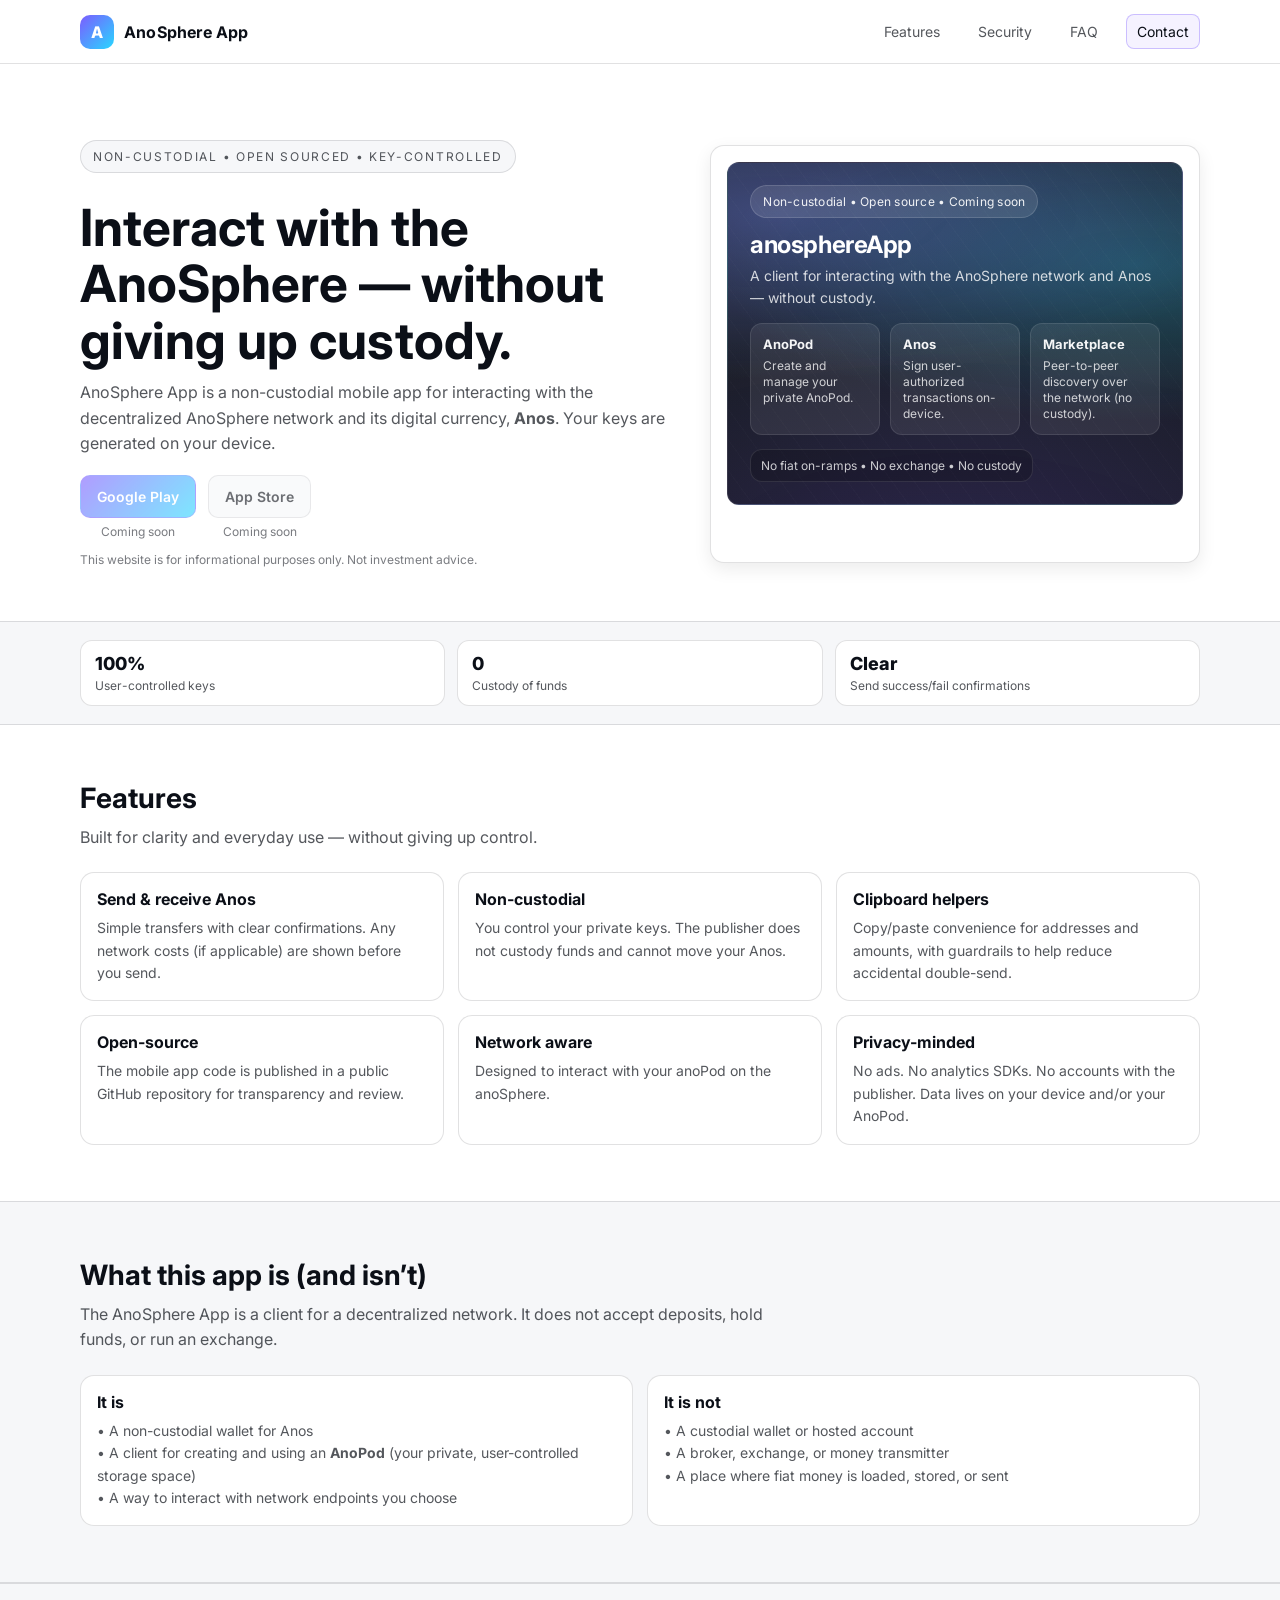
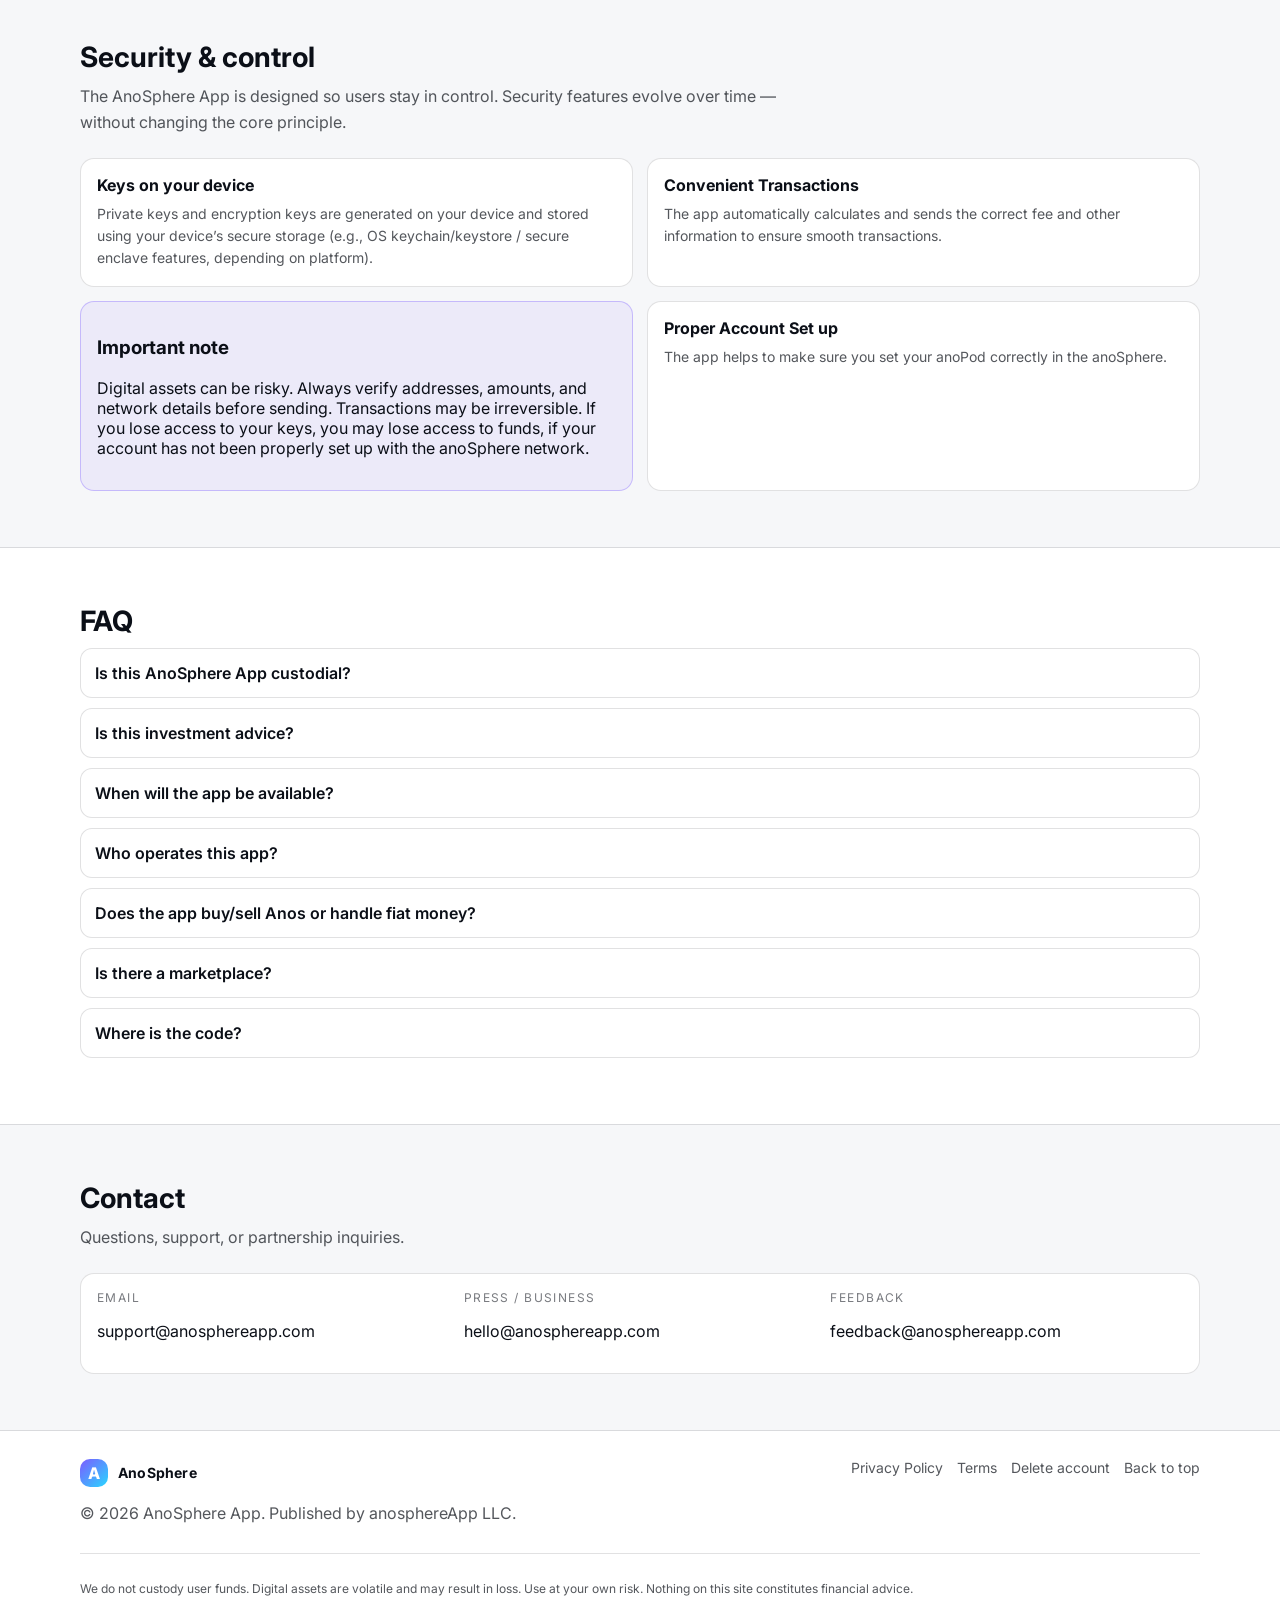
<file: index.html>
<!doctype html>
<html lang="en">
<head>
  <meta charset="utf-8" />
  <meta name="viewport" content="width=device-width,initial-scale=1" />
  <meta name="description" content="AnoSphere App is a non-custodial mobile app for interacting with the decentralized AnoSphere network and its digital currency, Anos." />
  <title>AnoSphere App — Non-Custodial Anos Wallet</title>

  <link rel="preconnect" href="https://fonts.googleapis.com">
  <link rel="preconnect" href="https://fonts.gstatic.com" crossorigin>
  <link href="https://fonts.googleapis.com/css2?family=Inter:wght@400;600;700&display=swap" rel="stylesheet">

  <link rel="stylesheet" href="styles.css" />

  <!-- Open Graph -->
  <meta property="og:title" content="AnoSphere App — Non-Custodial Anos Wallet" />
  <meta property="og:description" content="A non-custodial app for interacting with the decentralized AnoSphere network and Anos. Coming soon on Android and iOS." />
  <meta property="og:type" content="website" />
  <meta property="og:url" content="https://anosphereapp.com" />
</head>

<body>
  <header class="site-header">
    <div class="container header-inner">
      <a class="brand" href="#top" aria-label="AnoSphere home">
        <span class="brand-mark">A</span>
        <span class="brand-name">AnoSphere App</span>
      </a>

      <nav class="nav">
        <a href="#features">Features</a>
        <a href="#security">Security</a>
        <a href="#faq">FAQ</a>
        <a href="#contact" class="nav-cta">Contact</a>
      </nav>
    </div>
  </header>

  <main id="top">
    <!-- HERO -->
    <section class="hero">
      <div class="container hero-grid">
        <div class="hero-copy">
          <p class="eyebrow">Non-custodial • Open Sourced • Key-controlled</p>
          <h1>Interact with the AnoSphere — without giving up custody.</h1>
          <p class="subhead">
            AnoSphere App is a non-custodial mobile app for interacting with the decentralized AnoSphere network and
            its digital currency, <strong>Anos</strong>. Your keys are generated on your device.
          </p>

          <div class="cta-row">
            <div class="store">
              <a class="btn primary disabled" href="#" aria-disabled="true" title="Link coming soon">
                Google Play
              </a>
              <div class="store-note">Coming soon</div>
            </div>
            <div class="store">
              <a class="btn secondary disabled" href="#" aria-disabled="true" title="Link coming soon">
                App Store
              </a>
              <div class="store-note">Coming soon</div>
            </div>
          </div>

          <p class="micro">
            This website is for informational purposes only. Not investment advice.
          </p>
        </div>

        <!-- NEW: HERO VISUAL (CSS-only, no image needed) -->
        <div class="hero-card hero-visual" role="img" aria-label="AnoSphere visual">
          <div class="hero-visual-inner">
            <div class="hero-badge">Non-custodial • Open source • Coming soon</div>
            <h2 class="hero-visual-title">anosphereApp</h2>
            <p class="hero-visual-sub">
              A client for interacting with the AnoSphere network and Anos — without custody.
            </p>

            <div class="hero-visual-grid">
              <div class="hero-visual-tile">
                <div class="tile-title">AnoPod</div>
                <div class="tile-body">Create and manage your private AnoPod.</div>
              </div>
              <div class="hero-visual-tile">
                <div class="tile-title">Anos</div>
                <div class="tile-body">Sign user-authorized transactions on-device.</div>
              </div>
              <div class="hero-visual-tile">
                <div class="tile-title">Marketplace</div>
                <div class="tile-body">Peer-to-peer discovery over the network (no custody).</div>
              </div>
            </div>

            <div class="hero-visual-foot">
              <span class="hero-visual-foot-note">No fiat on-ramps • No exchange • No custody</span>
            </div>
          </div>

          <div class="hero-badges">
            <span class="badge">Non-custodial</span>
            <span class="badge">Open Sourced</span>
          </div>
        </div>
      </div>
    </section>

    <!-- TRUST STRIP -->
    <section class="strip">
      <div class="container strip-inner">
        <div class="strip-item">
          <span class="kpi">100%</span>
          <span class="kpi-label">User-controlled keys</span>
        </div>
        <div class="strip-item">
          <span class="kpi">0</span>
          <span class="kpi-label">Custody of funds</span>
        </div>
        <div class="strip-item">
          <span class="kpi">Clear</span>
          <span class="kpi-label">Send success/fail confirmations</span>
        </div>
      </div>
    </section>

    <!-- FEATURES -->
    <section id="features" class="section">
      <div class="container">
        <h2>Features</h2>
        <p class="section-lead">Built for clarity and everyday use — without giving up control.</p>

        <div class="grid-3">
          <div class="card">
            <h3>Send & receive Anos</h3>
            <p>Simple transfers with clear confirmations. Any network costs (if applicable) are shown before you send.</p>
          </div>

          <div class="card">
            <h3>Non-custodial</h3>
            <p>You control your private keys. The publisher does not custody funds and cannot move your Anos.</p>
          </div>

          <div class="card">
            <h3>Clipboard helpers</h3>
            <p>Copy/paste convenience for addresses and amounts, with guardrails to help reduce accidental double-send.</p>
          </div>

          <div class="card">
            <h3>Open-source</h3>
            <p>The mobile app code is published in a public GitHub repository for transparency and review.</p>
          </div>

          <div class="card">
            <h3>Network aware</h3>
            <p>Designed to interact with your anoPod on the anoSphere.</p>
          </div>

          <div class="card">
            <h3>Privacy-minded</h3>
            <p>No ads. No analytics SDKs. No accounts with the publisher. Data lives on your device and/or your AnoPod.</p>
          </div>
        </div>
      </div>
    </section>

    <!-- WHAT IT IS / ISN'T -->
    <section class="section alt" id="about">
      <div class="container">
        <h2>What this app is (and isn’t)</h2>
        <p class="section-lead">
          The AnoSphere App is a client for a decentralized network. It does not accept deposits, hold funds, or run an exchange.
        </p>

        <div class="grid-2">
          <div class="card">
            <h3>It is</h3>
            <p>
              • A non-custodial wallet for Anos<br>
              • A client for creating and using an <strong>AnoPod</strong> (your private, user-controlled storage space)<br>
              • A way to interact with network endpoints you choose
            </p>
          </div>
          <div class="card">
            <h3>It is not</h3>
            <p>
              • A custodial wallet or hosted account<br>
              • A broker, exchange, or money transmitter<br>
              • A place where fiat money is loaded, stored, or sent
            </p>
          </div>
        </div>
      </div>
    </section>

    <!-- SECURITY -->
    <section id="security" class="section alt">
      <div class="container">
        <h2>Security & control</h2>
        <p class="section-lead">
          The AnoSphere App is designed so users stay in control. Security features evolve over time — without changing the core principle.
        </p>

        <div class="grid-2">
          <div class="card">
            <h3>Keys on your device</h3>
            <p>
              Private keys and encryption keys are generated on your device and stored using your device’s secure
              storage (e.g., OS keychain/keystore / secure enclave features, depending on platform).
            </p>
          </div>

          <div class="card">
            <h3>Convenient Transactions</h3>
            <p>
              The app automatically calculates and sends the correct fee and other information to ensure smooth
              transactions.
            </p>
          </div>

          <div class="callout">
            <h3>Important note</h3>
            <p>
              Digital assets can be risky. Always verify addresses, amounts, and network details before sending.
              Transactions may be irreversible. If you lose access to your keys, you may lose access to funds, if your account
              has not been properly set up with the anoSphere network.
            </p>
          </div>

          <div class="card">
            <h3>Proper Account Set up</h3>
            <p>
              The app helps to make sure you set your anoPod correctly in the anoSphere.
            </p>
          </div>
        </div>
      </div>
    </section>

    <!-- FAQ -->
    <section id="faq" class="section">
      <div class="container">
        <h2>FAQ</h2>

        <div class="faq">
          <details>
            <summary>Is this AnoSphere App custodial?</summary>
            <p>No. AnoSphere is intended to be non-custodial, meaning the user controls their private keys and funds are not held by us.</p>
          </details>

          <details>
            <summary>Is this investment advice?</summary>
            <p>No. Nothing on this site is financial or investment advice. Use at your own risk and do your own research.</p>
          </details>

          <details>
            <summary>When will the app be available?</summary>
            <p>Store listings are coming soon. This page will be updated with official links once published.</p>
          </details>

          <details>
            <summary>Who operates this app?</summary>
            <p>
              The app is published by <strong>anosphereApp LLC</strong> (D-U-N-S: 143351010).
            </p>
          </details>

          <details>
            <summary>Does the app buy/sell Anos or handle fiat money?</summary>
            <p>
              No. The app does not sell Anos, does not accept fiat deposits, and does not process payments. It only
              signs user-authorized requests and sends them to the decentralized network.
            </p>
          </details>

          <details>
            <summary>Is there a marketplace?</summary>
            <p>
              The anoShere App helps you to connect to your anoPod and the anoSphere which operates
               a distributed, non-custodial marketplace where users can discover other users to trade with.
              Trades happen peer-to-peer over that decentralized network. The publisher does not take custody of funds.
            </p>
          </details>

          <details>
            <summary>Where is the code?</summary>
            <p>
              The mobile app code is open source on GitHub: 
              <a href="https://github.com/Anosphere/androidanosphereapp" target="_blank" rel="noopener noreferrer">
                Android
              </a>
            </p>
            <p>
              The mobile app code is open source on GitHub: 
              <a href="https://github.com/Anosphere/androidanosphereapp" target="_blank" rel="noopener noreferrer">
                IOS
              </a>
            </p>
          </details>
        </div>
      </div>
    </section>

    <!-- CONTACT -->
    <section id="contact" class="section alt">
      <div class="container">
        <h2>Contact</h2>
        <p class="section-lead">Questions, support, or partnership inquiries.</p>

        <div class="contact-card">
          <div>
            <p class="label"> Email </p>
            <p>
              <a href="mailto:support@anosphereapp.com"> support@anosphereapp.com </a>
            </p>
          </div>

          <div>
            <p class="label">Press / Business </p>
            <p>
              <a href="mailto:hello@anosphereapp.com"> hello@anosphereapp.com </a>
            </p>
          </div>

          <div>
            <p class="label">Feedback</p>
            <p>
              <a href="mailto:feedback@anosphereapp.com"> feedback@anosphereapp.com </a>
            </p>
          </div>
        </div>
      </div>
    </section>
  </main>

  <footer class="site-footer">
    <div class="container footer-inner">
      <div class="footer-left">
        <div class="brand small">
          <span class="brand-mark">A</span>
          <span class="brand-name">AnoSphere</span>
        </div>
        <p class="muted">
          © <span id="year"></span> AnoSphere App. Published by anosphereApp LLC.
        </p>
      </div>

      <div class="footer-links">
        <a href="privacy.html" class="muted">Privacy Policy</a>
        <a href="terms.html" class="muted">Terms</a>
        <a href="delete-account.html" class="muted">Delete account</a>
        <a href="#top" class="muted">Back to top</a>
      </div>
    </div>

    <div class="container footer-disclaimer">
      <p class="micro muted">
        We do not custody user funds. Digital assets are volatile and may result in loss.
        Use at your own risk. Nothing on this site constitutes financial advice.
      </p>
    </div>
  </footer>

  <script>
    document.getElementById("year").textContent = new Date().getFullYear();
  </script>
</body>
</html>
</file>
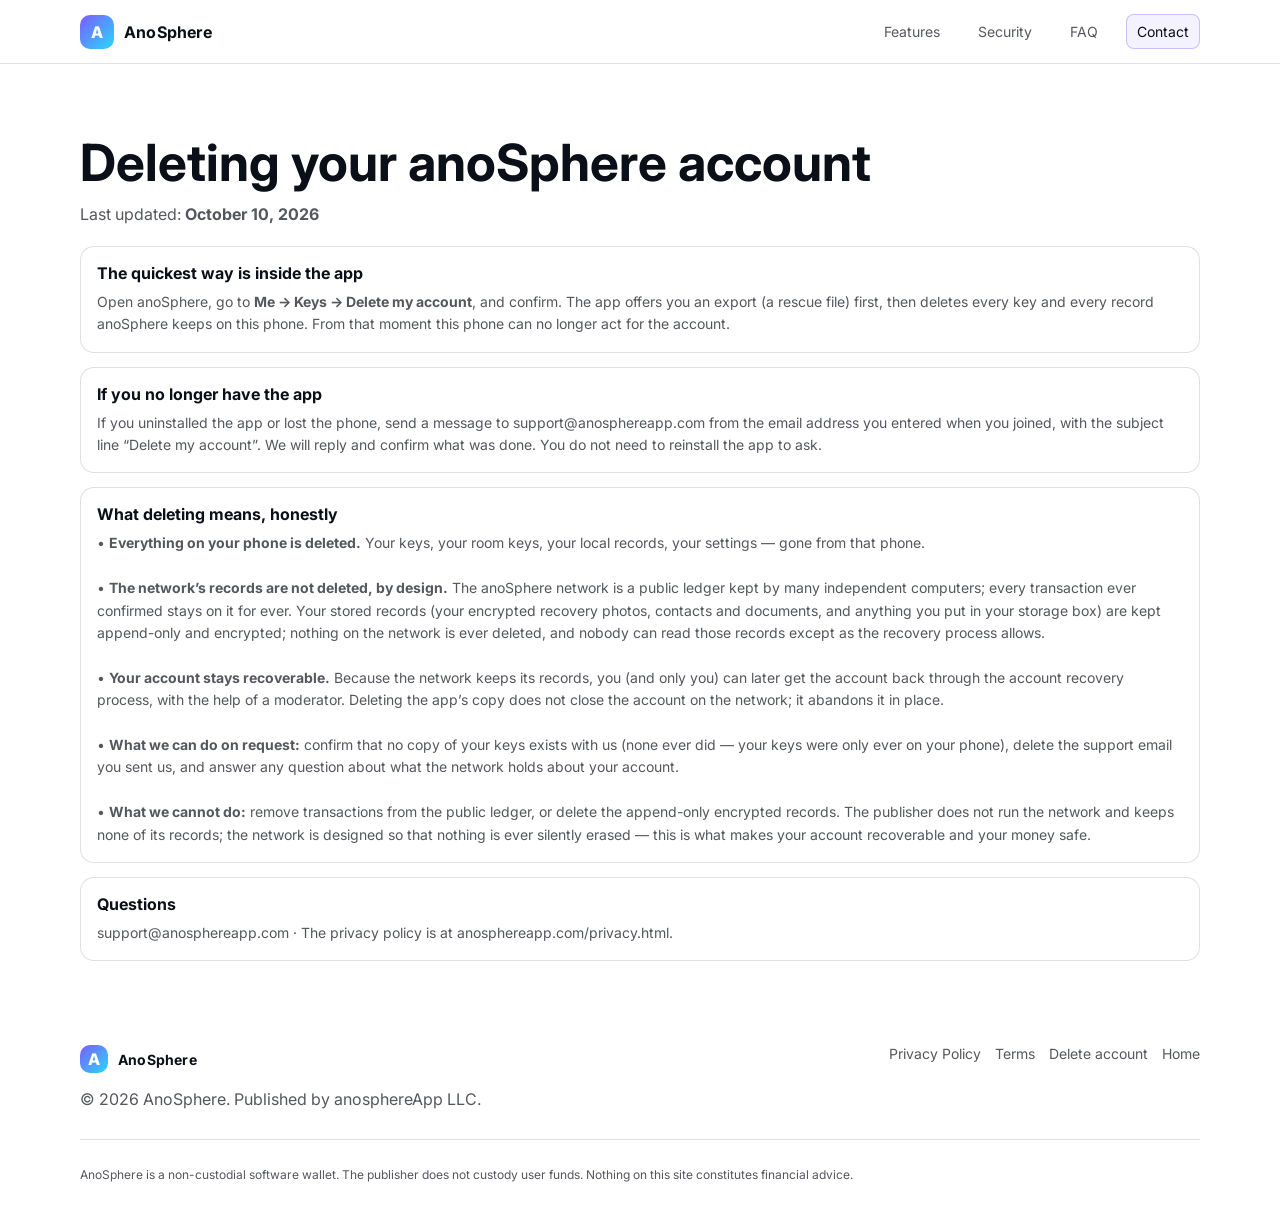
<file: delete-account.html>
<!doctype html>
<html lang="en">
<head>
  <meta charset="utf-8" />
  <meta name="viewport" content="width=device-width,initial-scale=1" />
  <meta name="description" content="How to delete your anoSphere account from your phone, how to ask us if you no longer have the app, and what the network keeps and why." />
  <title>Delete your account — AnoSphere</title>

  <link rel="preconnect" href="https://fonts.googleapis.com">
  <link rel="preconnect" href="https://fonts.gstatic.com" crossorigin>
  <link href="https://fonts.googleapis.com/css2?family=Inter:wght@400;600;700&display=swap" rel="stylesheet">

  <link rel="stylesheet" href="styles.css" />
</head>

<body>
  <header class="site-header">
    <div class="container header-inner">
      <a class="brand" href="index.html" aria-label="AnoSphere home">
        <span class="brand-mark">A</span>
        <span class="brand-name">AnoSphere</span>
      </a>

      <nav class="nav">
        <a href="index.html#features">Features</a>
        <a href="index.html#security">Security</a>
        <a href="index.html#faq">FAQ</a>
        <a href="index.html#contact" class="nav-cta">Contact</a>
      </nav>
    </div>
  </header>

  <main>
    <section class="section">
      <div class="container">
        <h1>Deleting your anoSphere account</h1>
        <p class="subhead">Last updated: <strong>October 10, 2026</strong></p>

        <div class="card">
          <h3>The quickest way is inside the app</h3>
          <p class="muted">
            Open anoSphere, go to <strong>Me → Keys → Delete my account</strong>, and confirm. The app offers you an export (a rescue file) first, then deletes every key and every record anoSphere keeps on this phone. From that moment this phone can no longer act for the account.
          </p>
        </div>

        <div style="height:14px"></div>

        <div class="card">
          <h3>If you no longer have the app</h3>
          <p class="muted">
            If you uninstalled the app or lost the phone, send a message to <a href="mailto:support@anosphereapp.com">support@anosphereapp.com</a> from the email address you entered when you joined, with the subject line “Delete my account”. We will reply and confirm what was done. You do not need to reinstall the app to ask.
          </p>
        </div>

        <div style="height:14px"></div>

        <div class="card">
          <h3>What deleting means, honestly</h3>
          <p class="muted">
            • <strong>Everything on your phone is deleted.</strong> Your keys, your room keys, your local records, your settings — gone from that phone.<br><br>
            • <strong>The network’s records are not deleted, by design.</strong> The anoSphere network is a public ledger kept by many independent computers; every transaction ever confirmed stays on it for ever. Your stored records (your encrypted recovery photos, contacts and documents, and anything you put in your storage box) are kept append-only and encrypted; nothing on the network is ever deleted, and nobody can read those records except as the recovery process allows.<br><br>
            • <strong>Your account stays recoverable.</strong> Because the network keeps its records, you (and only you) can later get the account back through the account recovery process, with the help of a moderator. Deleting the app’s copy does not close the account on the network; it abandons it in place.<br><br>
            • <strong>What we can do on request:</strong> confirm that no copy of your keys exists with us (none ever did — your keys were only ever on your phone), delete the support email you sent us, and answer any question about what the network holds about your account.<br><br>
            • <strong>What we cannot do:</strong> remove transactions from the public ledger, or delete the append-only encrypted records. The publisher does not run the network and keeps none of its records; the network is designed so that nothing is ever silently erased — this is what makes your account recoverable and your money safe.
          </p>
        </div>

        <div style="height:14px"></div>

        <div class="card">
          <h3>Questions</h3>
          <p class="muted">
            <a href="mailto:support@anosphereapp.com">support@anosphereapp.com</a> · The privacy policy is at <a href="privacy.html">anosphereapp.com/privacy.html</a>.
          </p>
        </div>
      </div>
    </section>
  </main>

  <footer class="site-footer">
    <div class="container footer-inner">
      <div class="footer-left">
        <div class="brand small">
          <span class="brand-mark">A</span>
          <span class="brand-name">AnoSphere</span>
        </div>
        <p class="muted">© <span id="year"></span> AnoSphere. Published by anosphereApp LLC.</p>
      </div>

      <div class="footer-links">
        <a href="privacy.html" class="muted">Privacy Policy</a>
        <a href="terms.html" class="muted">Terms</a>
        <a href="delete-account.html" class="muted">Delete account</a>
        <a href="index.html" class="muted">Home</a>
      </div>
    </div>

    <div class="container footer-disclaimer">
      <p class="micro muted">
        AnoSphere is a non-custodial software wallet. The publisher does not custody user funds.
        Nothing on this site constitutes financial advice.
      </p>
    </div>
  </footer>

  <script>
    document.getElementById("year").textContent = new Date().getFullYear();
  </script>
</body>
</html>
</file>
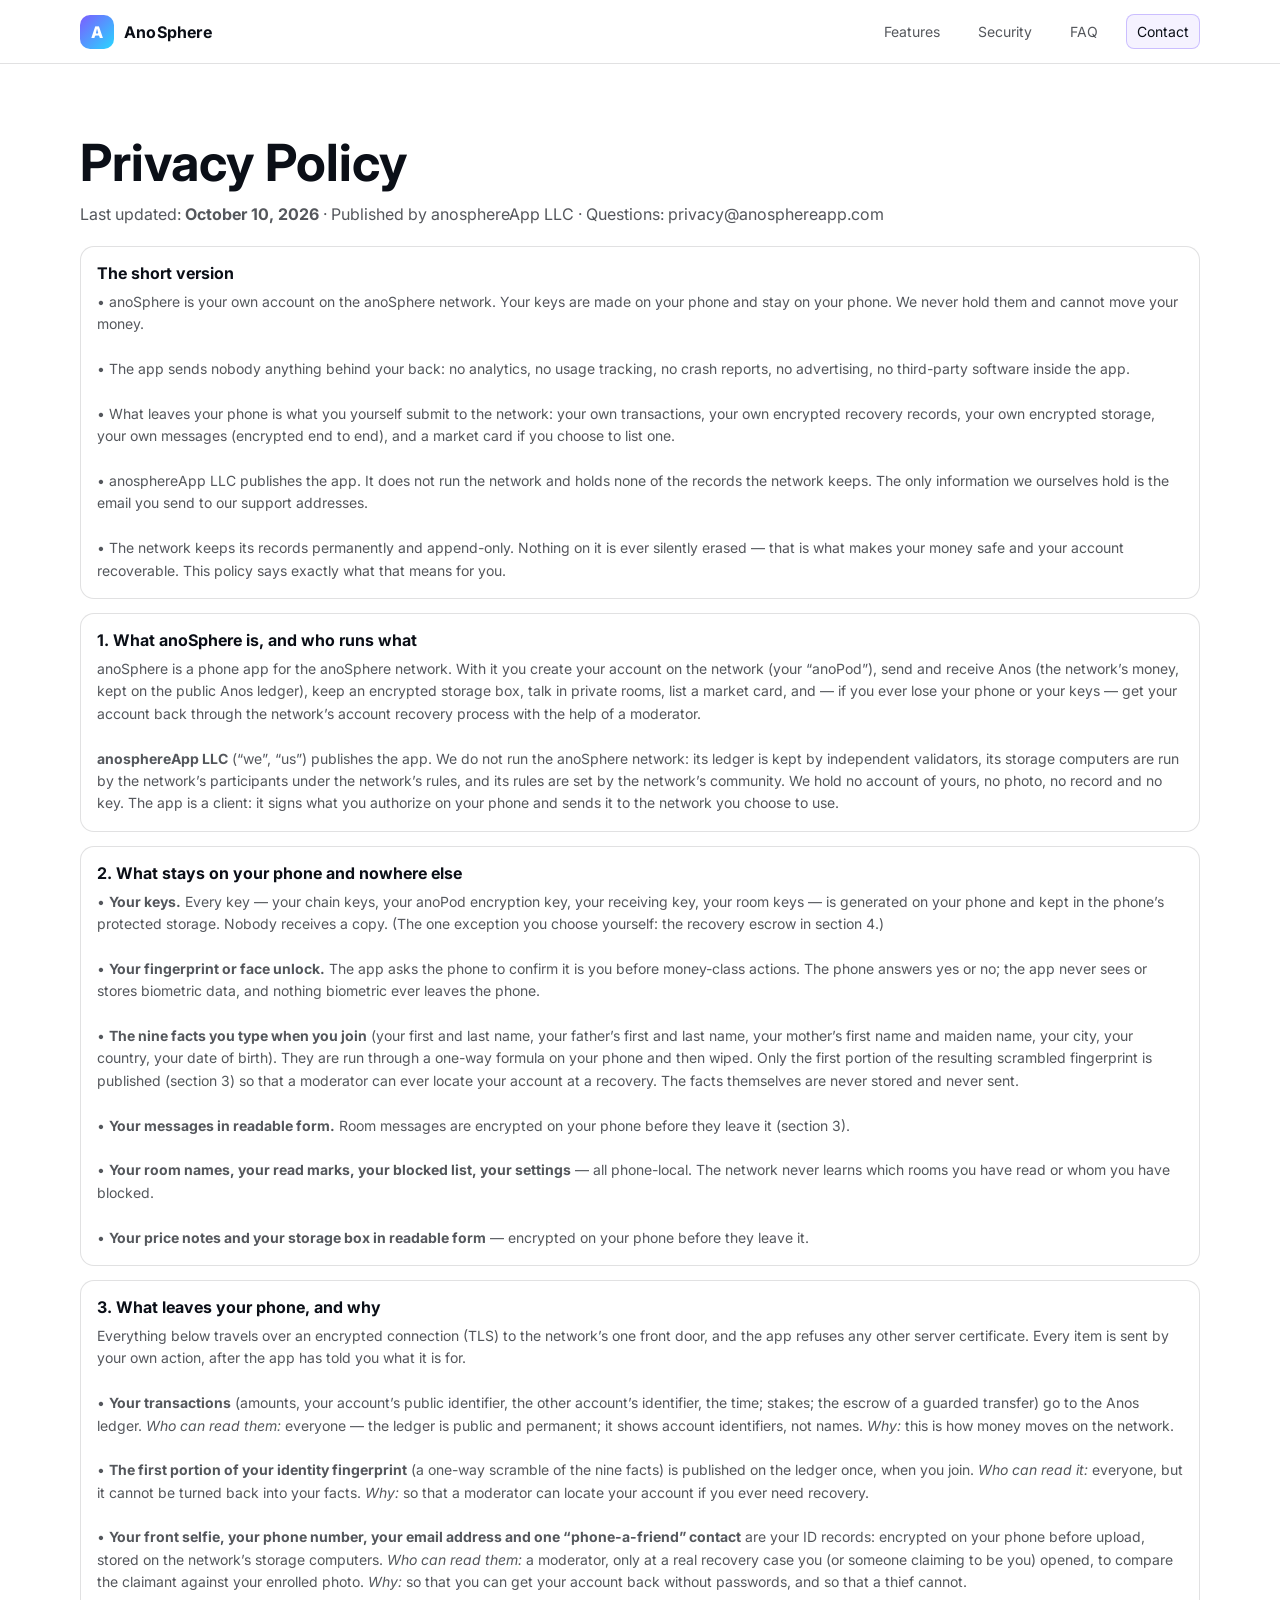
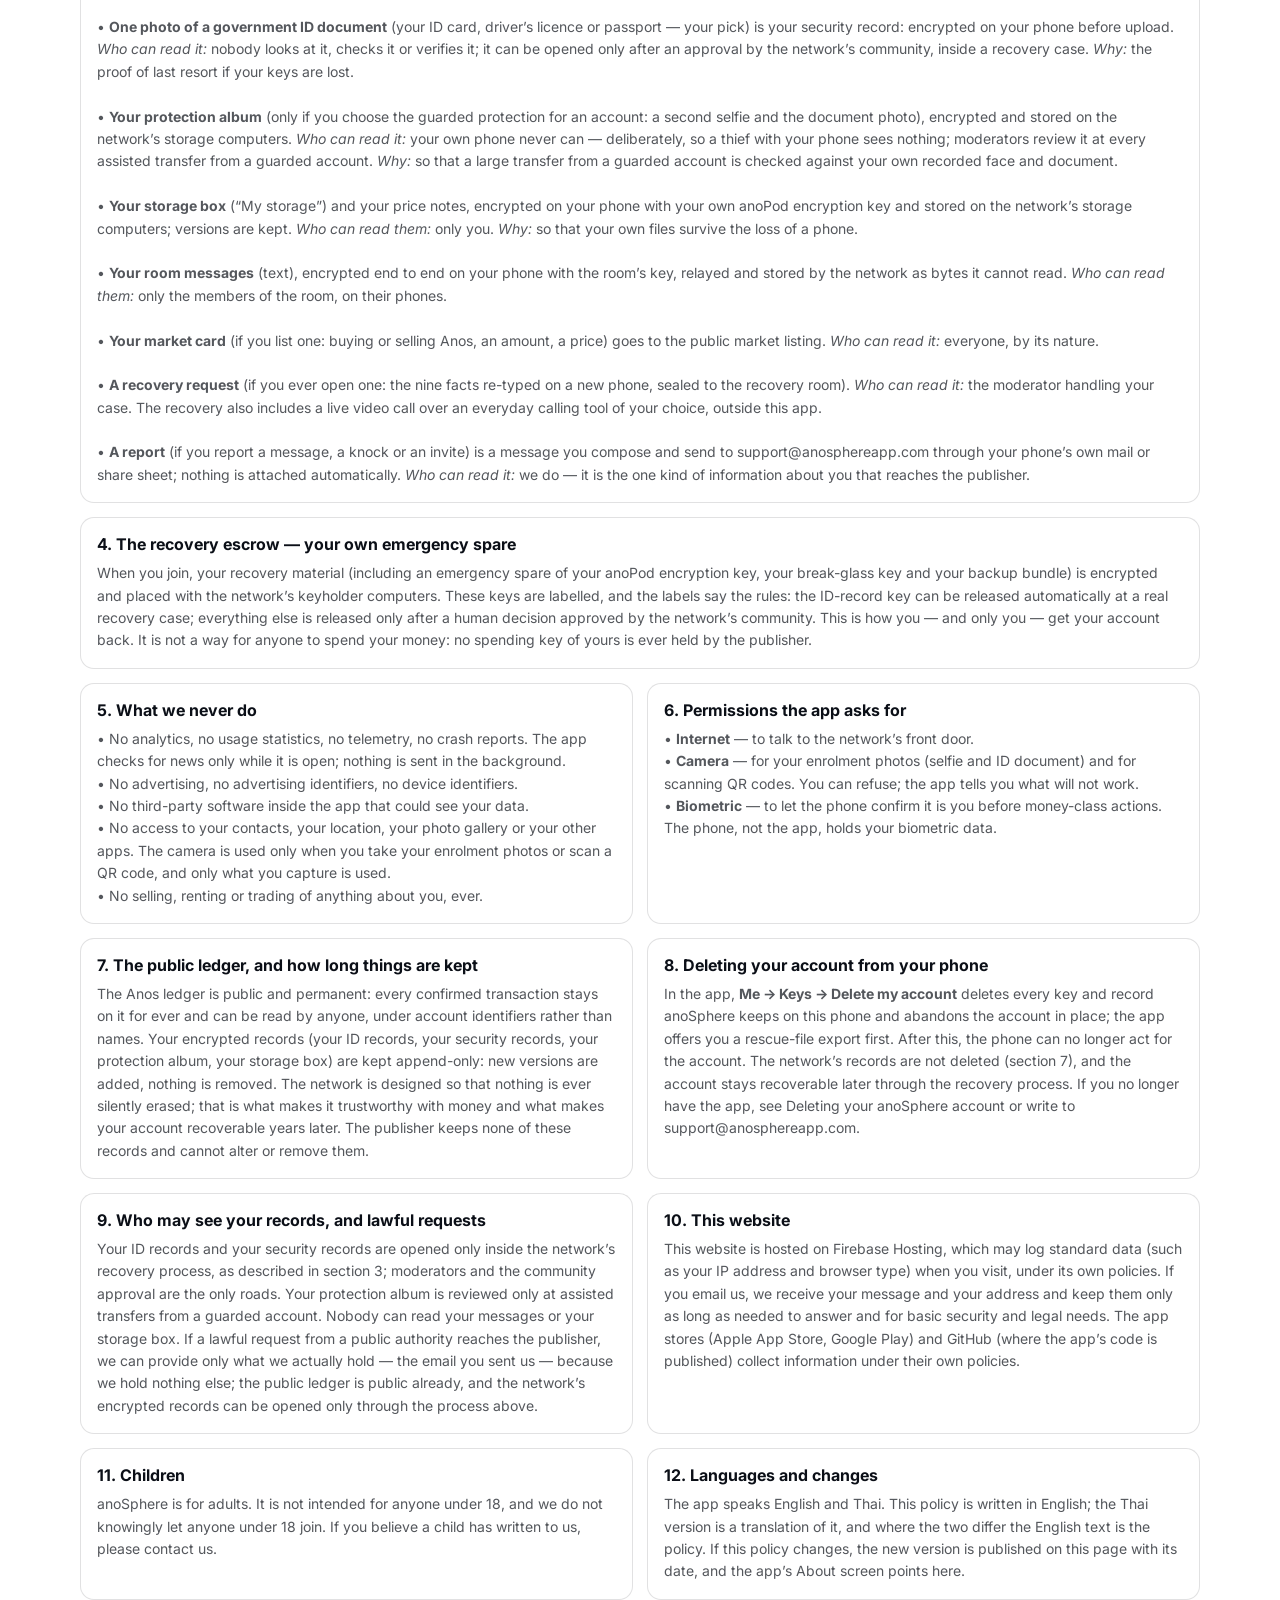
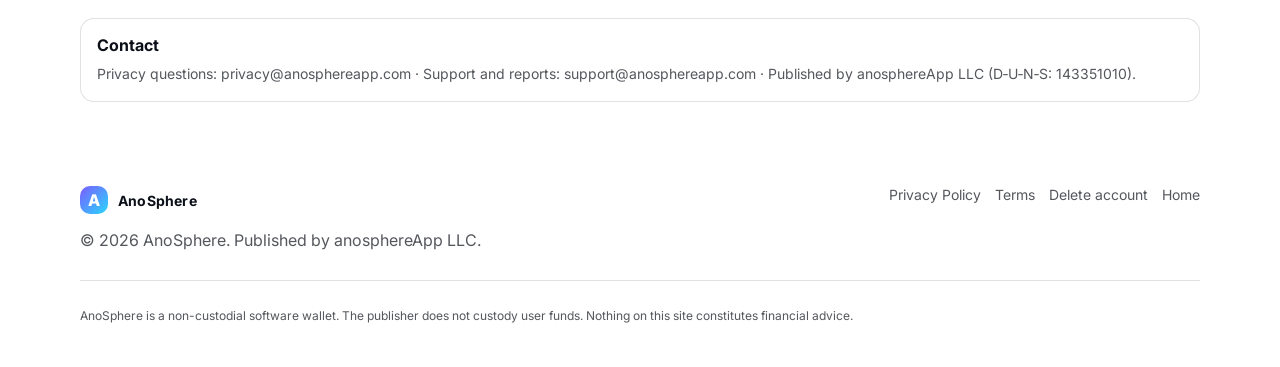
<file: privacy.html>
<!doctype html>
<html lang="en">
<head>
  <meta charset="utf-8" />
  <meta name="viewport" content="width=device-width,initial-scale=1" />
  <meta name="description" content="Privacy Policy for the anoSphere app: what stays on your phone, what leaves it and why, who can ever see what, and how deletion works." />
  <title>Privacy Policy — AnoSphere</title>

  <link rel="preconnect" href="https://fonts.googleapis.com">
  <link rel="preconnect" href="https://fonts.gstatic.com" crossorigin>
  <link href="https://fonts.googleapis.com/css2?family=Inter:wght@400;600;700&display=swap" rel="stylesheet">

  <link rel="stylesheet" href="styles.css" />
</head>

<body>
  <header class="site-header">
    <div class="container header-inner">
      <a class="brand" href="index.html" aria-label="AnoSphere home">
        <span class="brand-mark">A</span>
        <span class="brand-name">AnoSphere</span>
      </a>

      <nav class="nav">
        <a href="index.html#features">Features</a>
        <a href="index.html#security">Security</a>
        <a href="index.html#faq">FAQ</a>
        <a href="index.html#contact" class="nav-cta">Contact</a>
      </nav>
    </div>
  </header>

  <main>
    <section class="section">
      <div class="container">
        <h1>Privacy Policy</h1>
        <p class="subhead">Last updated: <strong>October 10, 2026</strong> · Published by anosphereApp LLC · Questions: <a href="mailto:privacy@anosphereapp.com">privacy@anosphereapp.com</a></p>

        <div class="card">
          <h3>The short version</h3>
          <p class="muted">
            • anoSphere is your own account on the anoSphere network. Your keys are made on your phone and stay on your phone. We never hold them and cannot move your money.<br><br>
            • The app sends nobody anything behind your back: no analytics, no usage tracking, no crash reports, no advertising, no third-party software inside the app.<br><br>
            • What leaves your phone is what you yourself submit to the network: your own transactions, your own encrypted recovery records, your own encrypted storage, your own messages (encrypted end to end), and a market card if you choose to list one.<br><br>
            • anosphereApp LLC publishes the app. It does not run the network and holds none of the records the network keeps. The only information we ourselves hold is the email you send to our support addresses.<br><br>
            • The network keeps its records permanently and append-only. Nothing on it is ever silently erased — that is what makes your money safe and your account recoverable. This policy says exactly what that means for you.
          </p>
        </div>

        <div style="height:14px"></div>

        <div class="card">
          <h3>1. What anoSphere is, and who runs what</h3>
          <p class="muted">
            anoSphere is a phone app for the anoSphere network. With it you create your account on the network (your “anoPod”), send and receive Anos (the network’s money, kept on the public Anos ledger), keep an encrypted storage box, talk in private rooms, list a market card, and — if you ever lose your phone or your keys — get your account back through the network’s account recovery process with the help of a moderator.<br><br>
            <strong>anosphereApp LLC</strong> (“we”, “us”) publishes the app. We do not run the anoSphere network: its ledger is kept by independent validators, its storage computers are run by the network’s participants under the network’s rules, and its rules are set by the network’s community. We hold no account of yours, no photo, no record and no key. The app is a client: it signs what you authorize on your phone and sends it to the network you choose to use.
          </p>
        </div>

        <div style="height:14px"></div>

        <div class="card">
          <h3>2. What stays on your phone and nowhere else</h3>
          <p class="muted">
            • <strong>Your keys.</strong> Every key — your chain keys, your anoPod encryption key, your receiving key, your room keys — is generated on your phone and kept in the phone’s protected storage. Nobody receives a copy. (The one exception you choose yourself: the recovery escrow in section 4.)<br><br>
            • <strong>Your fingerprint or face unlock.</strong> The app asks the phone to confirm it is you before money-class actions. The phone answers yes or no; the app never sees or stores biometric data, and nothing biometric ever leaves the phone.<br><br>
            • <strong>The nine facts you type when you join</strong> (your first and last name, your father’s first and last name, your mother’s first name and maiden name, your city, your country, your date of birth). They are run through a one-way formula on your phone and then wiped. Only the first portion of the resulting scrambled fingerprint is published (section 3) so that a moderator can ever locate your account at a recovery. The facts themselves are never stored and never sent.<br><br>
            • <strong>Your messages in readable form.</strong> Room messages are encrypted on your phone before they leave it (section 3).<br><br>
            • <strong>Your room names, your read marks, your blocked list, your settings</strong> — all phone-local. The network never learns which rooms you have read or whom you have blocked.<br><br>
            • <strong>Your price notes and your storage box in readable form</strong> — encrypted on your phone before they leave it.
          </p>
        </div>

        <div style="height:14px"></div>

        <div class="card">
          <h3>3. What leaves your phone, and why</h3>
          <p class="muted">
            Everything below travels over an encrypted connection (TLS) to the network’s one front door, and the app refuses any other server certificate. Every item is sent by your own action, after the app has told you what it is for.<br><br>
            • <strong>Your transactions</strong> (amounts, your account’s public identifier, the other account’s identifier, the time; stakes; the escrow of a guarded transfer) go to the Anos ledger. <em>Who can read them:</em> everyone — the ledger is public and permanent; it shows account identifiers, not names. <em>Why:</em> this is how money moves on the network.<br><br>
            • <strong>The first portion of your identity fingerprint</strong> (a one-way scramble of the nine facts) is published on the ledger once, when you join. <em>Who can read it:</em> everyone, but it cannot be turned back into your facts. <em>Why:</em> so that a moderator can locate your account if you ever need recovery.<br><br>
            • <strong>Your front selfie, your phone number, your email address and one “phone-a-friend” contact</strong> are your ID records: encrypted on your phone before upload, stored on the network’s storage computers. <em>Who can read them:</em> a moderator, only at a real recovery case you (or someone claiming to be you) opened, to compare the claimant against your enrolled photo. <em>Why:</em> so that you can get your account back without passwords, and so that a thief cannot.<br><br>
            • <strong>One photo of a government ID document</strong> (your ID card, driver’s licence or passport — your pick) is your security record: encrypted on your phone before upload. <em>Who can read it:</em> nobody looks at it, checks it or verifies it; it can be opened only after an approval by the network’s community, inside a recovery case. <em>Why:</em> the proof of last resort if your keys are lost.<br><br>
            • <strong>Your protection album</strong> (only if you choose the guarded protection for an account: a second selfie and the document photo), encrypted and stored on the network’s storage computers. <em>Who can read it:</em> your own phone never can — deliberately, so a thief with your phone sees nothing; moderators review it at every assisted transfer from a guarded account. <em>Why:</em> so that a large transfer from a guarded account is checked against your own recorded face and document.<br><br>
            • <strong>Your storage box</strong> (“My storage”) and your price notes, encrypted on your phone with your own anoPod encryption key and stored on the network’s storage computers; versions are kept. <em>Who can read them:</em> only you. <em>Why:</em> so that your own files survive the loss of a phone.<br><br>
            • <strong>Your room messages</strong> (text), encrypted end to end on your phone with the room’s key, relayed and stored by the network as bytes it cannot read. <em>Who can read them:</em> only the members of the room, on their phones.<br><br>
            • <strong>Your market card</strong> (if you list one: buying or selling Anos, an amount, a price) goes to the public market listing. <em>Who can read it:</em> everyone, by its nature.<br><br>
            • <strong>A recovery request</strong> (if you ever open one: the nine facts re-typed on a new phone, sealed to the recovery room). <em>Who can read it:</em> the moderator handling your case. The recovery also includes a live video call over an everyday calling tool of your choice, outside this app.<br><br>
            • <strong>A report</strong> (if you report a message, a knock or an invite) is a message you compose and send to <a href="mailto:support@anosphereapp.com">support@anosphereapp.com</a> through your phone’s own mail or share sheet; nothing is attached automatically. <em>Who can read it:</em> we do — it is the one kind of information about you that reaches the publisher.
          </p>
        </div>

        <div style="height:14px"></div>

        <div class="card">
          <h3>4. The recovery escrow — your own emergency spare</h3>
          <p class="muted">
            When you join, your recovery material (including an emergency spare of your anoPod encryption key, your break-glass key and your backup bundle) is encrypted and placed with the network’s keyholder computers. These keys are labelled, and the labels say the rules: the ID-record key can be released automatically at a real recovery case; everything else is released only after a human decision approved by the network’s community. This is how you — and only you — get your account back. It is not a way for anyone to spend your money: no spending key of yours is ever held by the publisher.
          </p>
        </div>

        <div style="height:14px"></div>

        <div class="grid-2">
          <div class="card">
            <h3>5. What we never do</h3>
            <p class="muted">
              • No analytics, no usage statistics, no telemetry, no crash reports. The app checks for news only while it is open; nothing is sent in the background.<br>
              • No advertising, no advertising identifiers, no device identifiers.<br>
              • No third-party software inside the app that could see your data.<br>
              • No access to your contacts, your location, your photo gallery or your other apps. The camera is used only when you take your enrolment photos or scan a QR code, and only what you capture is used.<br>
              • No selling, renting or trading of anything about you, ever.
            </p>
          </div>

          <div class="card">
            <h3>6. Permissions the app asks for</h3>
            <p class="muted">
              • <strong>Internet</strong> — to talk to the network’s front door.<br>
              • <strong>Camera</strong> — for your enrolment photos (selfie and ID document) and for scanning QR codes. You can refuse; the app tells you what will not work.<br>
              • <strong>Biometric</strong> — to let the phone confirm it is you before money-class actions. The phone, not the app, holds your biometric data.
            </p>
          </div>

          <div class="card">
            <h3>7. The public ledger, and how long things are kept</h3>
            <p class="muted">
              The Anos ledger is public and permanent: every confirmed transaction stays on it for ever and can be read by anyone, under account identifiers rather than names. Your encrypted records (your ID records, your security records, your protection album, your storage box) are kept append-only: new versions are added, nothing is removed. The network is designed so that nothing is ever silently erased; that is what makes it trustworthy with money and what makes your account recoverable years later. The publisher keeps none of these records and cannot alter or remove them.
            </p>
          </div>

          <div class="card">
            <h3>8. Deleting your account from your phone</h3>
            <p class="muted">
              In the app, <strong>Me → Keys → Delete my account</strong> deletes every key and record anoSphere keeps on this phone and abandons the account in place; the app offers you a rescue-file export first. After this, the phone can no longer act for the account. The network’s records are not deleted (section 7), and the account stays recoverable later through the recovery process. If you no longer have the app, see <a href="delete-account.html">Deleting your anoSphere account</a> or write to <a href="mailto:support@anosphereapp.com">support@anosphereapp.com</a>.
            </p>
          </div>

          <div class="card">
            <h3>9. Who may see your records, and lawful requests</h3>
            <p class="muted">
              Your ID records and your security records are opened only inside the network’s recovery process, as described in section 3; moderators and the community approval are the only roads. Your protection album is reviewed only at assisted transfers from a guarded account. Nobody can read your messages or your storage box. If a lawful request from a public authority reaches the publisher, we can provide only what we actually hold — the email you sent us — because we hold nothing else; the public ledger is public already, and the network’s encrypted records can be opened only through the process above.
            </p>
          </div>

          <div class="card">
            <h3>10. This website</h3>
            <p class="muted">
              This website is hosted on Firebase Hosting, which may log standard data (such as your IP address and browser type) when you visit, under its own policies. If you email us, we receive your message and your address and keep them only as long as needed to answer and for basic security and legal needs. The app stores (Apple App Store, Google Play) and GitHub (where the app’s code is published) collect information under their own policies.
            </p>
          </div>

          <div class="card">
            <h3>11. Children</h3>
            <p class="muted">
              anoSphere is for adults. It is not intended for anyone under 18, and we do not knowingly let anyone under 18 join. If you believe a child has written to us, please contact us.
            </p>
          </div>

          <div class="card">
            <h3>12. Languages and changes</h3>
            <p class="muted">
              The app speaks English and Thai. This policy is written in English; the Thai version is a translation of it, and where the two differ the English text is the policy. If this policy changes, the new version is published on this page with its date, and the app’s About screen points here.
            </p>
          </div>
        </div>

        <div style="height:18px"></div>

        <div class="card">
          <h3>Contact</h3>
          <p class="muted">
            Privacy questions: <a href="mailto:privacy@anosphereapp.com">privacy@anosphereapp.com</a> · Support and reports: <a href="mailto:support@anosphereapp.com">support@anosphereapp.com</a> · Published by anosphereApp LLC (D‑U‑N‑S: 143351010).
          </p>
        </div>
      </div>
    </section>
  </main>

  <footer class="site-footer">
    <div class="container footer-inner">
      <div class="footer-left">
        <div class="brand small">
          <span class="brand-mark">A</span>
          <span class="brand-name">AnoSphere</span>
        </div>
        <p class="muted">© <span id="year"></span> AnoSphere. Published by anosphereApp LLC.</p>
      </div>

      <div class="footer-links">
        <a href="privacy.html" class="muted">Privacy Policy</a>
        <a href="terms.html" class="muted">Terms</a>
        <a href="delete-account.html" class="muted">Delete account</a>
        <a href="index.html" class="muted">Home</a>
      </div>
    </div>

    <div class="container footer-disclaimer">
      <p class="micro muted">
        AnoSphere is a non-custodial software wallet. The publisher does not custody user funds.
        Nothing on this site constitutes financial advice.
      </p>
    </div>
  </footer>

  <script>
    document.getElementById("year").textContent = new Date().getFullYear();
  </script>
</body>
</html>
</file>
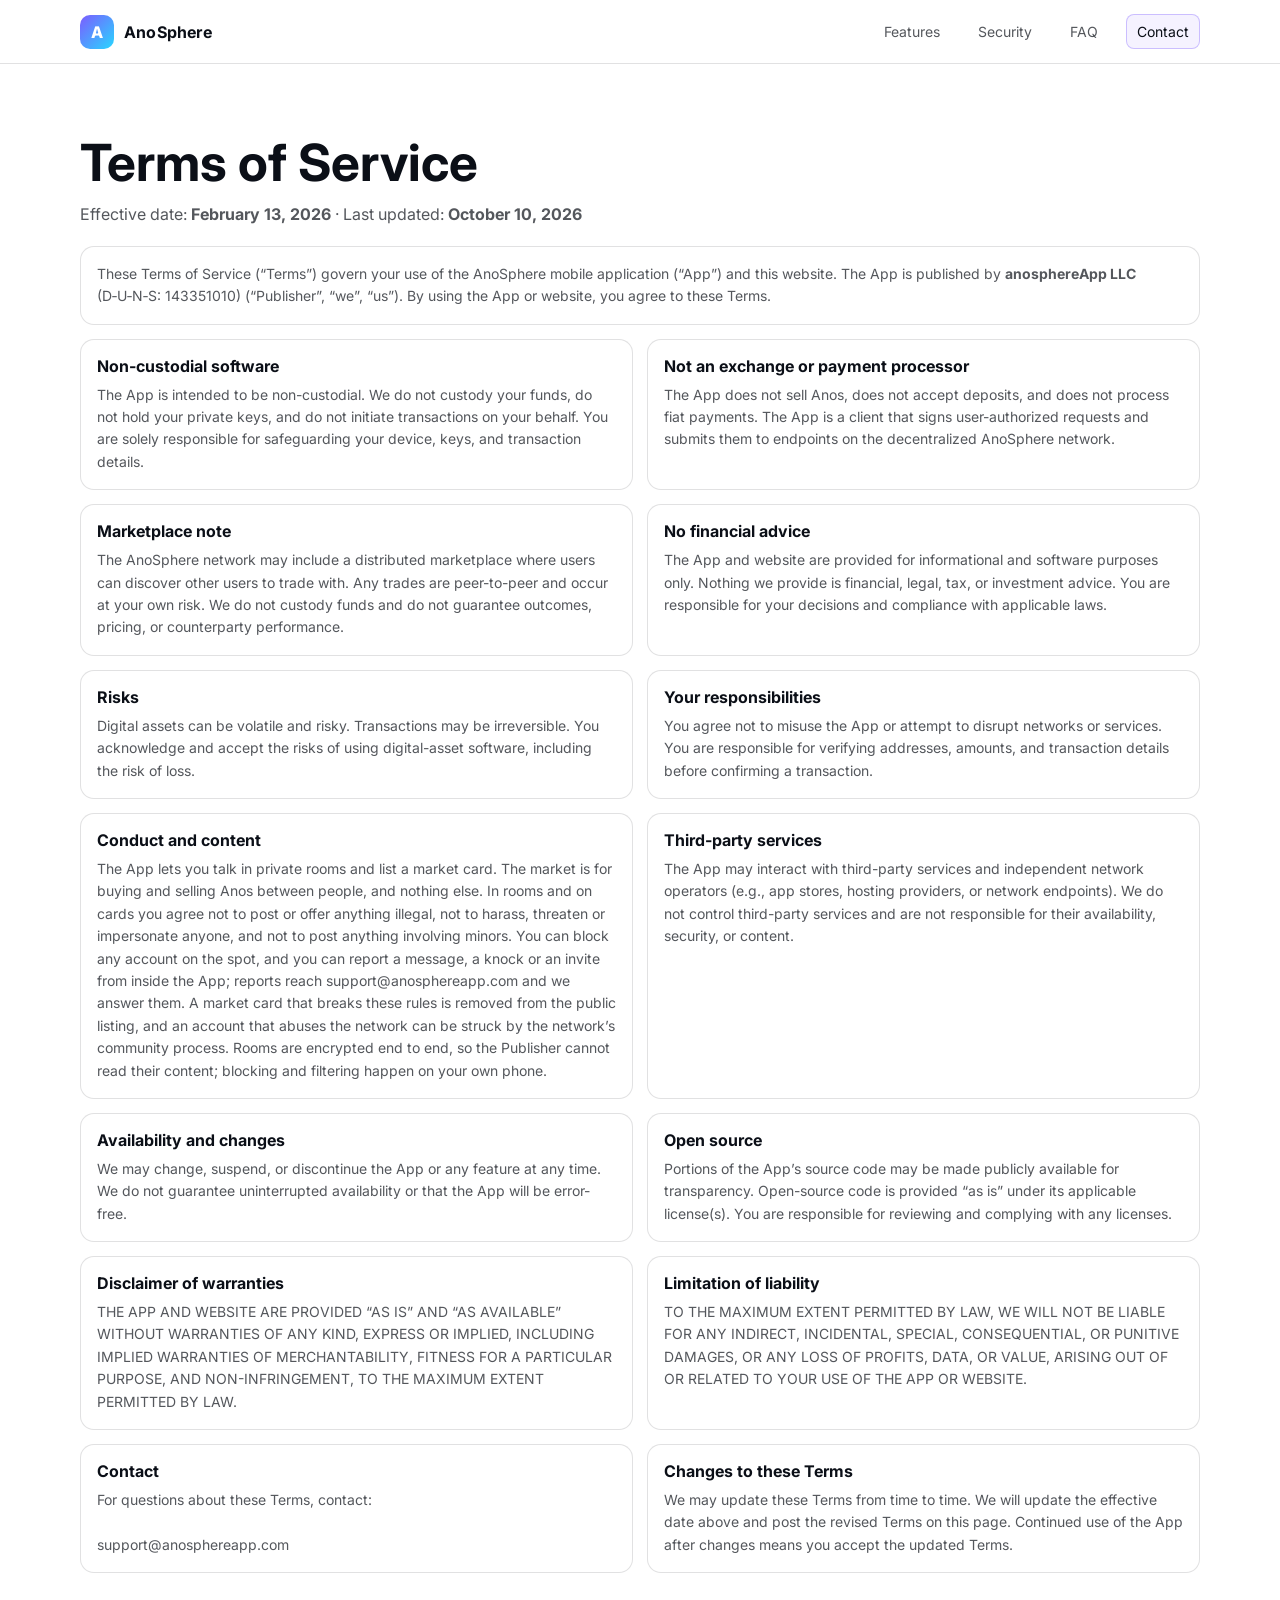
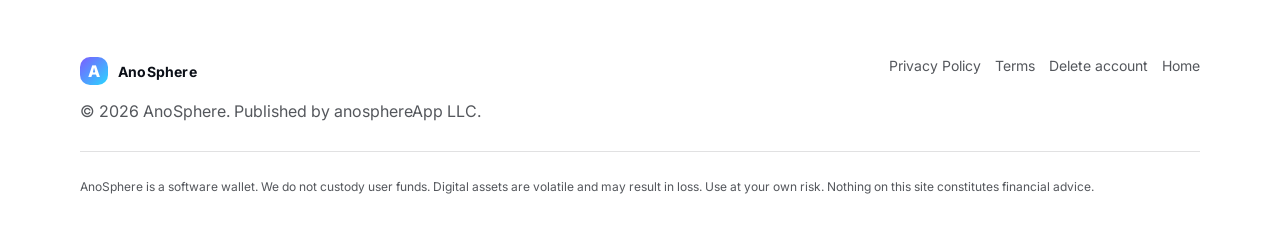
<file: terms.html>
<!doctype html>
<html lang="en">
<head>
  <meta charset="utf-8" />
  <meta name="viewport" content="width=device-width,initial-scale=1" />
  <meta name="description" content="Terms of Service for AnoSphere App." />
  <title>Terms — AnoSphere</title>

  <link rel="preconnect" href="https://fonts.googleapis.com">
  <link rel="preconnect" href="https://fonts.gstatic.com" crossorigin>
  <link href="https://fonts.googleapis.com/css2?family=Inter:wght@400;600;700&display=swap" rel="stylesheet">

  <link rel="stylesheet" href="styles.css" />
</head>

<body>
  <header class="site-header">
    <div class="container header-inner">
      <a class="brand" href="index.html" aria-label="AnoSphere home">
        <span class="brand-mark">A</span>
        <span class="brand-name">AnoSphere</span>
      </a>

      <nav class="nav">
        <a href="index.html#features">Features</a>
        <a href="index.html#security">Security</a>
        <a href="index.html#faq">FAQ</a>
        <a href="index.html#contact" class="nav-cta">Contact</a>
      </nav>
    </div>
  </header>

  <main>
    <section class="section">
      <div class="container">
        <h1>Terms of Service</h1>
        <p class="subhead">Effective date: <strong>February 13, 2026</strong> · Last updated: <strong>October 10, 2026</strong></p>

        <div class="card">
          <p class="muted">
            These Terms of Service (“Terms”) govern your use of the AnoSphere mobile application (“App”) and this website.
            The App is published by <strong>anosphereApp LLC</strong> (D‑U‑N‑S: 143351010) (“Publisher”, “we”, “us”).
            By using the App or website, you agree to these Terms.
          </p>
        </div>

        <div style="height:14px"></div>

        <div class="grid-2">
          <div class="card">
            <h3>Non-custodial software</h3>
            <p class="muted">
              The App is intended to be non-custodial. We do not custody your funds, do not hold your private keys, and do not
              initiate transactions on your behalf. You are solely responsible for safeguarding your device, keys, and
              transaction details.
            </p>
          </div>

          <div class="card">
            <h3>Not an exchange or payment processor</h3>
            <p class="muted">
              The App does not sell Anos, does not accept deposits, and does not process fiat payments. The App is a client
              that signs user-authorized requests and submits them to endpoints on the decentralized AnoSphere network.
            </p>
          </div>

          <div class="card">
            <h3>Marketplace note</h3>
            <p class="muted">
              The AnoSphere network may include a distributed marketplace where users can discover other users to trade with.
              Any trades are peer-to-peer and occur at your own risk. We do not custody funds and do not guarantee outcomes,
              pricing, or counterparty performance.
            </p>
          </div>

          <div class="card">
            <h3>No financial advice</h3>
            <p class="muted">
              The App and website are provided for informational and software purposes only. Nothing we provide is financial,
              legal, tax, or investment advice. You are responsible for your decisions and compliance with applicable laws.
            </p>
          </div>

          <div class="card">
            <h3>Risks</h3>
            <p class="muted">
              Digital assets can be volatile and risky. Transactions may be irreversible. You acknowledge and accept the
              risks of using digital-asset software, including the risk of loss.
            </p>
          </div>

          <div class="card">
            <h3>Your responsibilities</h3>
            <p class="muted">
              You agree not to misuse the App or attempt to disrupt networks or services. You are responsible for verifying
              addresses, amounts, and transaction details before confirming a transaction.
            </p>
          </div>

          <div class="card">
            <h3>Conduct and content</h3>
            <p class="muted">
              The App lets you talk in private rooms and list a market card. The market is for buying and selling Anos between
              people, and nothing else. In rooms and on cards you agree not to post or offer anything illegal, not to harass,
              threaten or impersonate anyone, and not to post anything involving minors. You can block any account on the spot,
              and you can report a message, a knock or an invite from inside the App; reports reach
              <a href="mailto:support@anosphereapp.com">support@anosphereapp.com</a> and we answer them. A market card that
              breaks these rules is removed from the public listing, and an account that abuses the network can be struck by the
              network’s community process. Rooms are encrypted end to end, so the Publisher cannot read their content; blocking
              and filtering happen on your own phone.
            </p>
          </div>

          <div class="card">
            <h3>Third-party services</h3>
            <p class="muted">
              The App may interact with third-party services and independent network operators (e.g., app stores, hosting
              providers, or network endpoints). We do not control third-party services and are not responsible for their
              availability, security, or content.
            </p>
          </div>

          <div class="card">
            <h3>Availability and changes</h3>
            <p class="muted">
              We may change, suspend, or discontinue the App or any feature at any time. We do not guarantee uninterrupted
              availability or that the App will be error-free.
            </p>
          </div>

          <div class="card">
            <h3>Open source</h3>
            <p class="muted">
              Portions of the App’s source code may be made publicly available for transparency. Open-source code is provided
              “as is” under its applicable license(s). You are responsible for reviewing and complying with any licenses.
            </p>
          </div>

          <div class="card">
            <h3>Disclaimer of warranties</h3>
            <p class="muted">
              THE APP AND WEBSITE ARE PROVIDED “AS IS” AND “AS AVAILABLE” WITHOUT WARRANTIES OF ANY KIND, EXPRESS OR IMPLIED,
              INCLUDING IMPLIED WARRANTIES OF MERCHANTABILITY, FITNESS FOR A PARTICULAR PURPOSE, AND NON-INFRINGEMENT, TO THE
              MAXIMUM EXTENT PERMITTED BY LAW.
            </p>
          </div>

          <div class="card">
            <h3>Limitation of liability</h3>
            <p class="muted">
              TO THE MAXIMUM EXTENT PERMITTED BY LAW, WE WILL NOT BE LIABLE FOR ANY INDIRECT, INCIDENTAL, SPECIAL,
              CONSEQUENTIAL, OR PUNITIVE DAMAGES, OR ANY LOSS OF PROFITS, DATA, OR VALUE, ARISING OUT OF OR RELATED TO YOUR
              USE OF THE APP OR WEBSITE.
            </p>
          </div>

          <div class="card">
            <h3>Contact</h3>
            <p class="muted">
              For questions about these Terms, contact:
              <br><br>
              <a href="mailto:support@anosphereapp.com">support@anosphereapp.com</a>
            </p>
          </div>

          <div class="card">
            <h3>Changes to these Terms</h3>
            <p class="muted">
              We may update these Terms from time to time. We will update the effective date above and post the revised Terms
              on this page. Continued use of the App after changes means you accept the updated Terms.
            </p>
          </div>
        </div>
      </div>
    </section>
  </main>

  <footer class="site-footer">
    <div class="container footer-inner">
      <div class="footer-left">
        <div class="brand small">
          <span class="brand-mark">A</span>
          <span class="brand-name">AnoSphere</span>
        </div>
        <p class="muted">© <span id="year"></span> AnoSphere. Published by anosphereApp LLC.</p>
      </div>

      <div class="footer-links">
        <a href="privacy.html" class="muted">Privacy Policy</a>
        <a href="terms.html" class="muted">Terms</a>
        <a href="delete-account.html" class="muted">Delete account</a>
        <a href="index.html" class="muted">Home</a>
      </div>
    </div>

    <div class="container footer-disclaimer">
      <p class="micro muted">
        AnoSphere is a software wallet. We do not custody user funds. Digital assets are volatile and may result in loss.
        Use at your own risk. Nothing on this site constitutes financial advice.
      </p>
    </div>
  </footer>

  <script>
    document.getElementById("year").textContent = new Date().getFullYear();
  </script>
</body>
</html>
</file>
<file: styles.css>
:root{
  --bg: #ffffff;
  --panel: #ffffff;
  --panel2: #f6f7f9;
  --text: #0b0f17;
  --muted: rgba(11,15,23,.70);
  --muted2: rgba(11,15,23,.55);
  --line: rgba(11,15,23,.12);

  --brand: #7c5cff;
  --brand2: #28d7ff;

  --shadow: 0 6px 18px rgba(0,0,0,.08);
  --radius: 14px;
}

*{ box-sizing: border-box; }
html,body{ height:100%; }

body{
  margin:0;
  font-family: Inter, system-ui, -apple-system, Segoe UI, Roboto, Arial, sans-serif;
  color: var(--text);
  background: var(--bg);

  -webkit-font-smoothing: antialiased;
  text-rendering: optimizeLegibility;
}

a{ color: inherit; text-decoration: none; }
a:hover{ text-decoration: underline; }

.container{
  width: min(1120px, calc(100% - 44px));
  margin: 0 auto;
}

/* Header */

.site-header{
  position: sticky;
  top: 0;
  z-index: 50;
  background: #ffffff;
  border-bottom: 1px solid var(--line);
}

.header-inner{
  display:flex;
  align-items:center;
  justify-content: space-between;
  padding: 14px 0;
  gap: 18px;
}

.brand{
  display:flex;
  align-items:center;
  gap: 10px;
  font-weight: 700;
  letter-spacing: .2px;
}

.brand-mark{
  width: 34px;
  height: 34px;
  display:grid;
  place-items:center;
  border-radius: 10px;
  background: linear-gradient(135deg, var(--brand), var(--brand2));
  color: #ffffff;
  font-weight: 800;
}

.brand.small .brand-mark{ width:28px; height:28px; }
.brand-name{ font-size: 16px; }
.brand.small .brand-name{ font-size: 14px; }

.brand-logo{
  width: 34px;
  height: 34px;
  display:block;
}

.nav{
  display:flex;
  align-items:center;
  gap: 18px;
  font-size: 14px;
  color: var(--muted);
}

.nav a{ padding: 8px 10px; border-radius: 8px; }
.nav a:hover{
  background: var(--panel2);
  text-decoration: none;
  color: var(--text);
}

.nav-cta{
  border: 1px solid rgba(124,92,255,.35);
  background: rgba(124,92,255,.08);
  color: var(--text) !important;
}

/* Hero */

.hero{
  padding: 64px 0 40px;
}

.hero-grid{
  display:grid;
  grid-template-columns: 1.1fr .9fr;
  gap: 32px;
  align-items: center;
}

.eyebrow{
  display:inline-block;
  font-size: 12px;
  letter-spacing: .14em;
  text-transform: uppercase;
  color: var(--muted);
  background: var(--panel2);
  border: 1px solid var(--line);
  padding: 8px 12px;
  border-radius: 999px;
}

h1{
  margin: 14px 0 12px;
  font-size: clamp(32px, 4vw, 52px);
  line-height: 1.1;
}

.subhead{
  margin: 0 0 18px;
  color: var(--muted);
  font-size: 16px;
  line-height: 1.6;
}

.cta-row{
  display:flex;
  flex-wrap: wrap;
  gap: 12px;
  margin: 14px 0 10px;
}

.store{ display:flex; flex-direction:column; gap:6px; }
.store-note{ font-size: 12px; color: var(--muted2); text-align:center; }

.btn{
  display:inline-flex;
  align-items:center;
  justify-content:center;
  padding: 12px 16px;
  border-radius: 10px;
  font-weight: 600;
  font-size: 14px;
  border: 1px solid var(--line);
  background: #ffffff;
  transition: transform .08s ease, box-shadow .2s ease;
}

.btn:hover{
  transform: translateY(-1px);
  box-shadow: var(--shadow);
  text-decoration:none;
}

.btn.primary{
  border-color: rgba(124,92,255,.45);
  background: linear-gradient(135deg, var(--brand), var(--brand2));
  color: #ffffff;
}

.btn.secondary{
  background: var(--panel2);
}

.btn.disabled{
  opacity: .6;
  cursor: not-allowed;
  pointer-events: none;
}

.micro{
  font-size: 12px;
  color: var(--muted2);
  line-height: 1.5;
}

/* App preview / screenshot */

.hero-card{
  background: #ffffff;
  border: 1px solid var(--line);
  border-radius: var(--radius);
  box-shadow: var(--shadow);
  padding: 16px;
}

.preview{
  border-radius: 12px;
  border: 1px solid var(--line);
  overflow: hidden;
  background: var(--panel2);
}

.preview-top{
  display:flex;
  gap: 8px;
  align-items:center;
  padding: 10px 12px;
  border-bottom: 1px solid var(--line);
  background: #ffffff;
}

.dot{ width:10px; height:10px; border-radius: 999px; background: rgba(11,15,23,.18); }

.preview-body{ padding: 14px 14px 16px; }

.skeleton{
  background: rgba(11,15,23,.10);
  border-radius: 10px;
}

.skeleton.title{ height: 18px; width: 60%; margin-bottom: 14px; }
.skeleton.line{ height: 12px; width: 92%; margin-bottom: 10px; }
.skeleton.line.short{ width: 72%; }

.card-mini{ display:flex; gap: 10px; margin: 16px 0; }
.skeleton.chip{ height: 26px; width: 46%; border-radius: 999px; }

.skeleton.button{ height: 44px; width: 100%; border-radius: 12px; margin-top: 10px; }
.skeleton.hint{ height: 10px; width: 55%; margin-top: 10px; border-radius: 999px; }

.app-shot{
  width: 100%;
  height: auto;
  display: block;
  border-radius: 12px;
  border: 1px solid var(--line);
  background: var(--panel2);
}

.hero-badges{
  display:flex;
  flex-wrap: wrap;
  gap: 8px;
  margin-top: 12px;
}

.badge{
  font-size: 12px;
  color: var(--muted);
  border: 1px solid var(--line);
  background: var(--panel2);
  padding: 6px 10px;
  border-radius: 999px;
}

/* Info strip */

.strip{
  padding: 18px 0;
  border-top: 1px solid var(--line);
  border-bottom: 1px solid var(--line);
  background: var(--panel2);
}

.strip-inner{
  display:grid;
  grid-template-columns: repeat(3, 1fr);
  gap: 12px;
}

.strip-item{
  padding: 12px 14px;
  border-radius: 12px;
  border: 1px solid var(--line);
  background: #ffffff;
}

.kpi{
  display:block;
  font-weight: 800;
  font-size: 18px;
}

.kpi-label{
  display:block;
  font-size: 12px;
  color: var(--muted);
  margin-top: 4px;
}

/* Sections */

.section{
  padding: 56px 0;
}

.section.alt{
  background: var(--panel2);
  border-top: 1px solid var(--line);
  border-bottom: 1px solid var(--line);
}

h2{
  font-size: 28px;
  margin: 0 0 10px;
}

.section-lead{
  margin: 0 0 22px;
  color: var(--muted);
  line-height: 1.6;
  max-width: 70ch;
}

.grid-3{
  display:grid;
  grid-template-columns: repeat(3, 1fr);
  gap: 14px;
}

.grid-2{
  display:grid;
  grid-template-columns: repeat(2, 1fr);
  gap: 14px;
}

.card{
  border: 1px solid var(--line);
  background: #ffffff;
  border-radius: var(--radius);
  padding: 16px;
}

.card h3{
  margin: 0 0 8px;
  font-size: 16px;
}
.card p{
  margin: 0;
  color: var(--muted);
  line-height: 1.6;
  font-size: 14px;
}

.callout{
  border: 1px solid rgba(124,92,255,.35);
  background: rgba(124,92,255,.08);
  border-radius: var(--radius);
  padding: 16px;
}

/* FAQ */

.faq details{
  border: 1px solid var(--line);
  border-radius: 12px;
  background: #ffffff;
  padding: 14px;
  margin-bottom: 10px;
}

.faq summary{
  cursor: pointer;
  font-weight: 600;
  list-style: none;
}

.faq summary::-webkit-details-marker{ display:none; }

.faq p{
  margin: 10px 0 0;
  color: var(--muted);
  line-height: 1.6;
  font-size: 14px;
}

/* Contact */

.contact-card{
  display:grid;
  grid-template-columns: repeat(3, 1fr);
  gap: 14px;
  border: 1px solid var(--line);
  background: #ffffff;
  border-radius: var(--radius);
  padding: 16px;
}

.label{
  margin: 0 0 6px;
  font-size: 12px;
  letter-spacing: .12em;
  text-transform: uppercase;
  color: var(--muted2);
}

.muted{ color: var(--muted); }

/* Footer */

.site-footer{
  padding: 28px 0 30px;
  background: #ffffff;
}

.footer-inner{
  display:flex;
  align-items:flex-start;
  justify-content: space-between;
  gap: 18px;
}

.footer-links{
  display:flex;
  flex-wrap: wrap;
  gap: 14px;
  font-size: 14px;
}

.footer-disclaimer{
  margin-top: 14px;
  border-top: 1px solid var(--line);
  padding-top: 14px;
}

/* Responsive */

@media (max-width: 920px){
  .hero-grid{ grid-template-columns: 1fr; }
  .strip-inner{ grid-template-columns: 1fr; }
  .grid-3{ grid-template-columns: 1fr; }
  .grid-2{ grid-template-columns: 1fr; }
  .contact-card{ grid-template-columns: 1fr; }
  .nav{ display:none; }
}


/* -------------------------------------------------
   Hero visual (CSS-only "snazzy" right-side card)
   Works with your existing .hero-card styles
------------------------------------------------- */

.hero-card.hero-visual{
  padding: 16px;
}

.hero-visual-inner{
  position: relative;
  overflow: hidden;
  border-radius: 12px;
  padding: 22px;
  background:
    radial-gradient(900px 300px at 10% 15%, rgba(120, 140, 255, 0.35), rgba(0,0,0,0) 55%),
    radial-gradient(700px 260px at 90% 30%, rgba(40, 215, 255, 0.25), rgba(0,0,0,0) 60%),
    radial-gradient(900px 420px at 50% 120%, rgba(124, 92, 255, 0.22), rgba(0,0,0,0) 60%),
    linear-gradient(180deg, rgba(20, 26, 40, 0.95), rgba(10, 12, 18, 0.95));
  border: 1px solid rgba(255,255,255,0.10);
}

.hero-visual-inner::before{
  content:"";
  position:absolute;
  inset:-40px;
  background:
    repeating-linear-gradient(
      60deg,
      rgba(255,255,255,0.06) 0px,
      rgba(255,255,255,0.06) 1px,
      rgba(255,255,255,0) 1px,
      rgba(255,255,255,0) 18px
    );
  opacity: 0.25;
  transform: rotate(-6deg);
  pointer-events:none;
}

.hero-visual-inner *{
  position: relative;
}

.hero-badge{
  display:inline-block;
  font-size: 12px;
  letter-spacing: .02em;
  padding: 8px 12px;
  border-radius: 999px;
  background: rgba(255,255,255,0.10);
  border: 1px solid rgba(255,255,255,0.14);
  color: rgba(255,255,255,0.92);
  margin-bottom: 12px;
}

.hero-visual-title{
  margin: 0 0 6px;
  font-size: 24px;
  letter-spacing: -0.02em;
  color: #fff;
}

.hero-visual-sub{
  margin: 0 0 14px;
  color: rgba(255,255,255,0.80);
  line-height: 1.55;
  font-size: 14px;
  max-width: 52ch;
}

.hero-visual-grid{
  display: grid;
  grid-template-columns: repeat(3, minmax(0, 1fr));
  gap: 10px;
  margin-top: 12px;
}

.hero-visual-tile{
  border-radius: 12px;
  padding: 12px;
  background: rgba(255,255,255,0.08);
  border: 1px solid rgba(255,255,255,0.10);
}

.hero-visual .tile-title{
  font-weight: 700;
  margin-bottom: 6px;
  font-size: 13px;
  color: rgba(255,255,255,0.95);
}

.hero-visual .tile-body{
  color: rgba(255,255,255,0.78);
  font-size: 12px;
  line-height: 1.35;
}

.hero-visual-foot{
  margin-top: 14px;
}

.hero-visual-foot-note{
  display:inline-block;
  font-size: 12px;
  color: rgba(255,255,255,0.78);
  padding: 8px 10px;
  border-radius: 12px;
  background: rgba(0,0,0,0.20);
  border: 1px solid rgba(255,255,255,0.10);
}

/* make badges readable on dark hero */
.hero-card.hero-visual .badge{
  background: rgba(255,255,255,0.10);
  border-color: rgba(255,255,255,0.14);
  color: rgba(255,255,255,0.88);
}

@media (max-width: 920px){
  .hero-visual-grid{ grid-template-columns: 1fr; }
}
</file>
